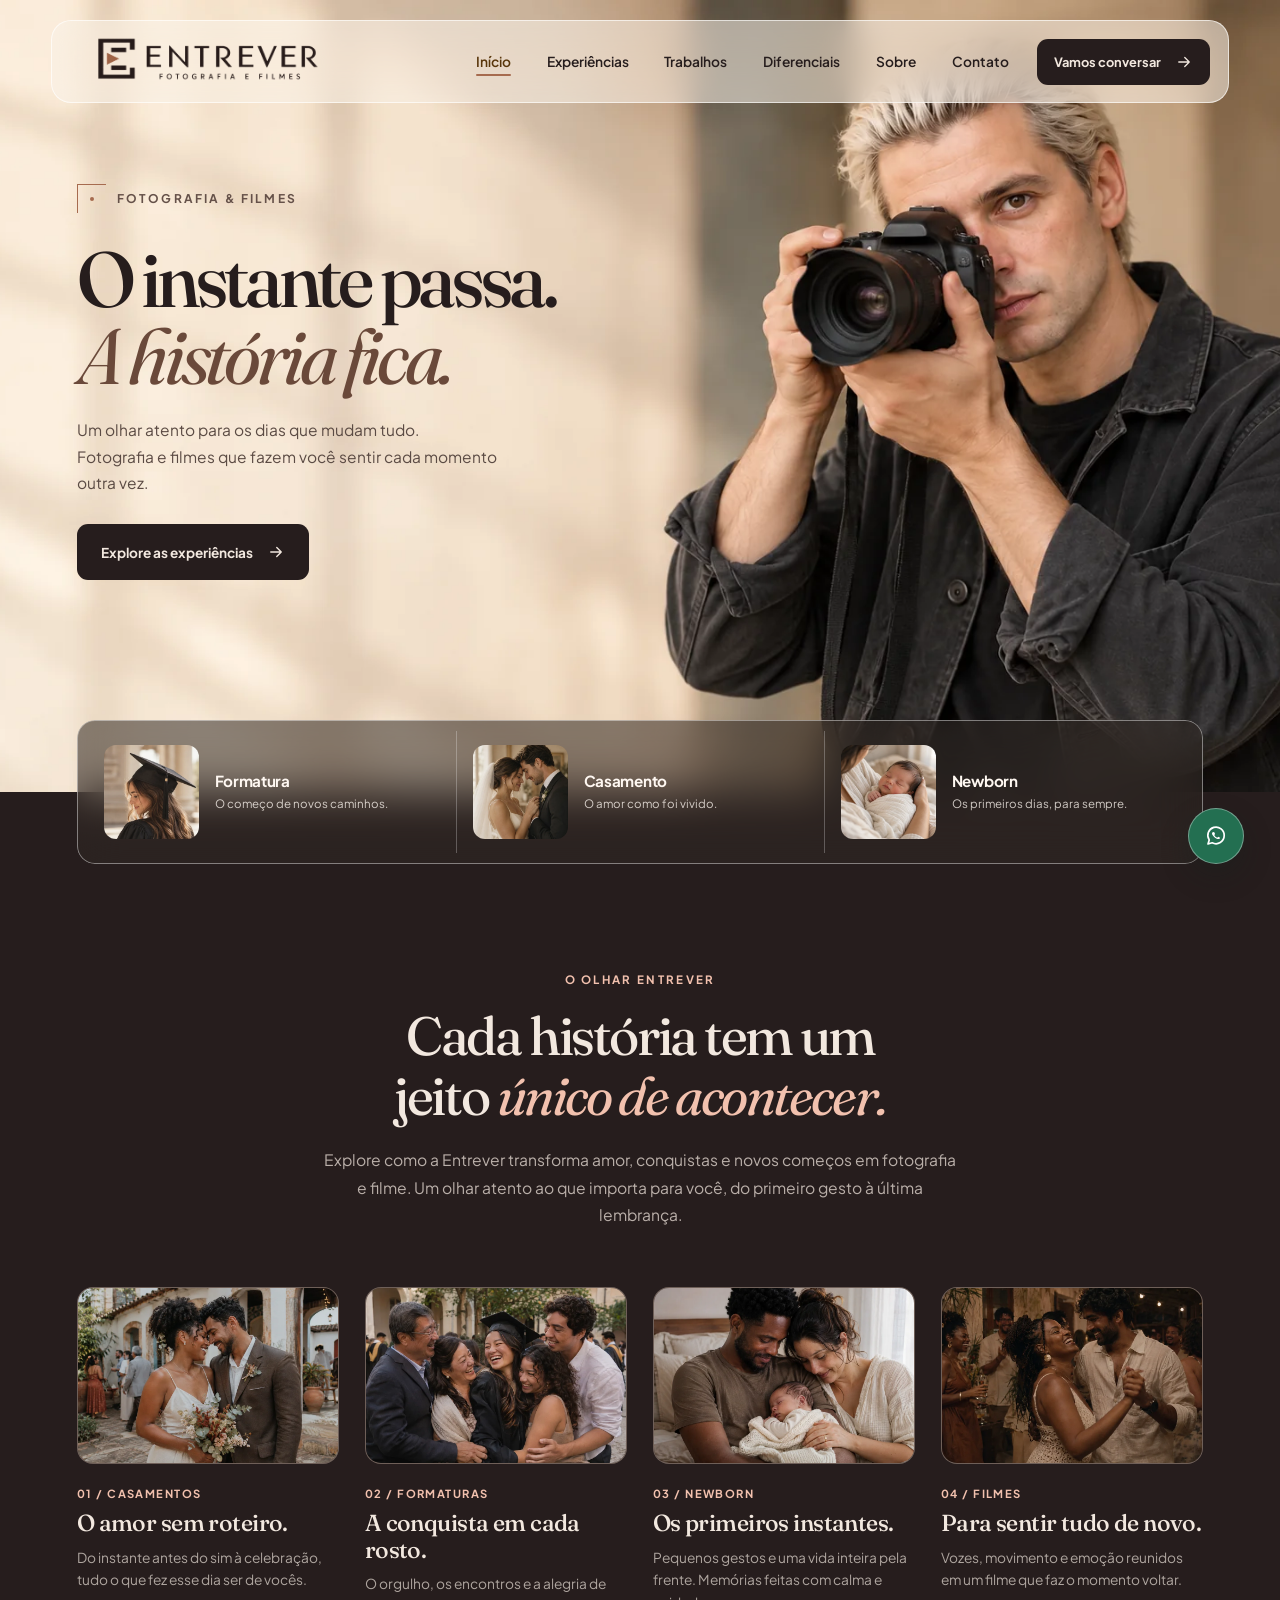
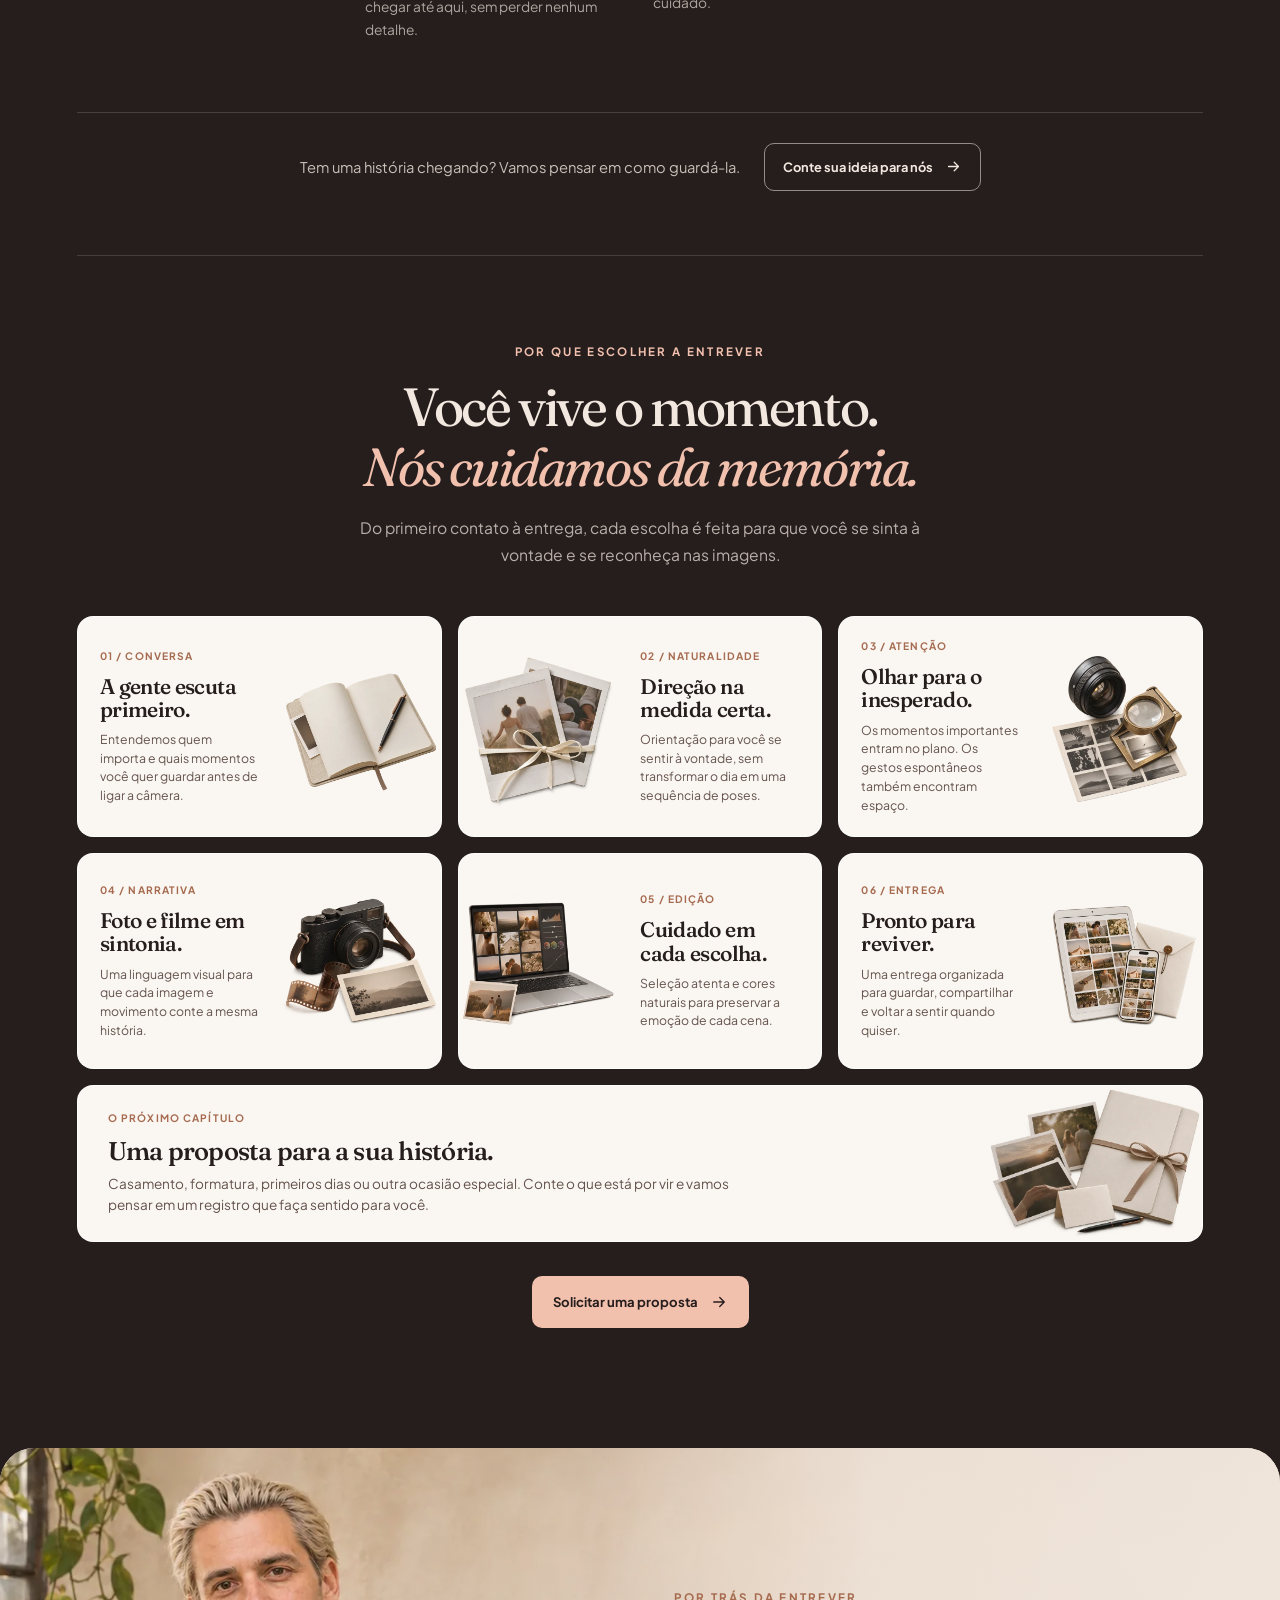
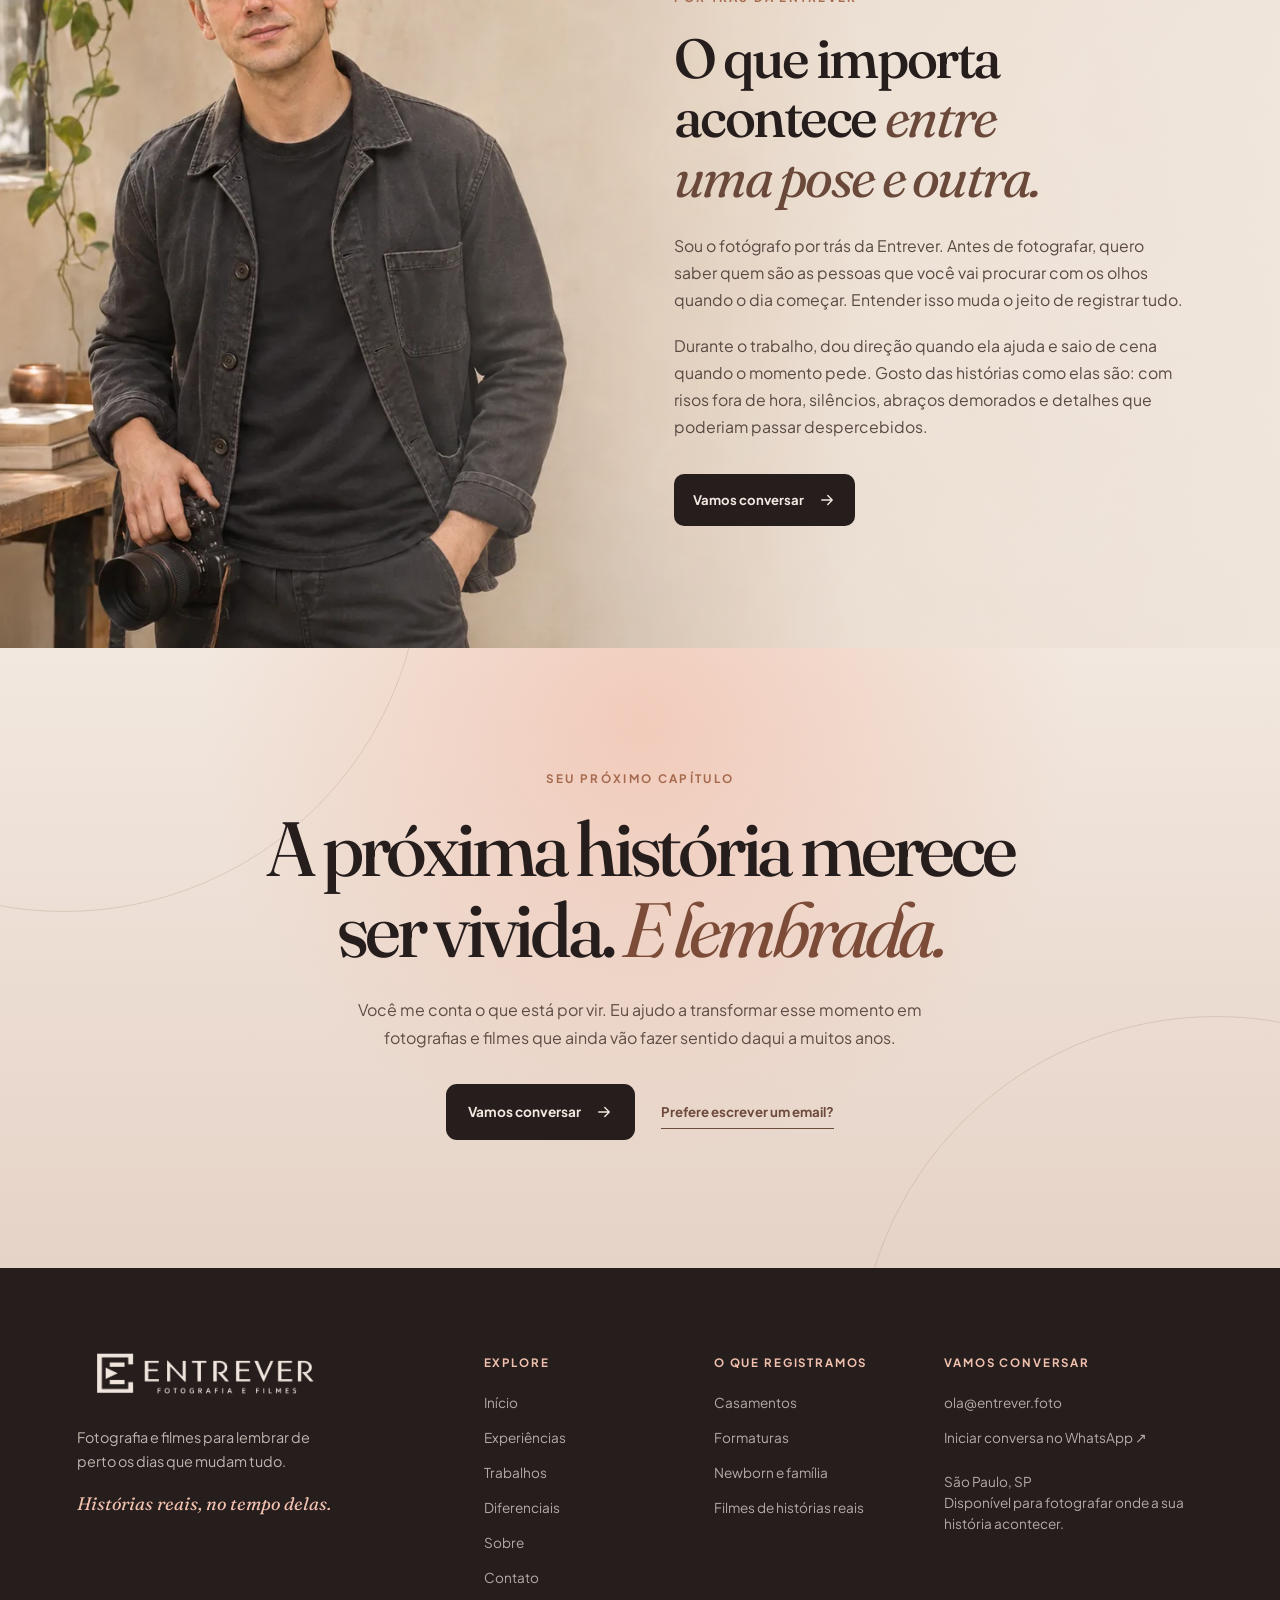
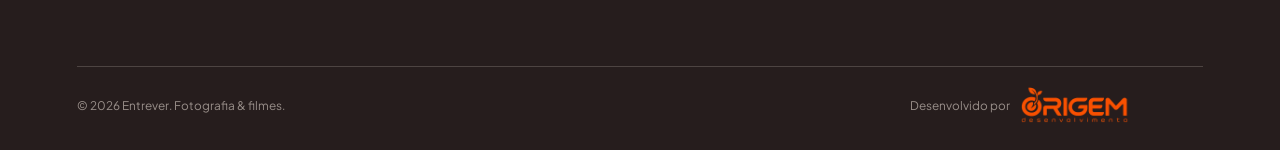
<file: site/index.html>
<!doctype html>
<html lang="pt-BR">
  <head>
    <meta charset="UTF-8" />
    <meta name="viewport" content="width=device-width, initial-scale=1" />
    <meta name="theme-color" content="#261D1D" />
    <meta
      name="description"
      content="Entrever: fotografia e filmes para lembrar de perto os dias que mudam tudo. Casamentos, formaturas e os primeiros instantes de uma nova vida."
    />
    <title>Entrever — Fotografia e filmes</title>
    <link rel="icon" href="./assets/images/favicon.webp" type="image/webp" />
    <link rel="preload" href="./assets/fonts/fraunces-latin.woff2" as="font" type="font/woff2" crossorigin />
    <link rel="preload" href="./assets/fonts/plus-jakarta-sans-latin.woff2" as="font" type="font/woff2" crossorigin />
    <link rel="preload" href="./assets/images/hero-fotografo.webp" as="image" type="image/webp" fetchpriority="high" />
    <link rel="stylesheet" href="./assets/css/styles.css" />
    <script src="./assets/js/navigation.js" defer></script>
  </head>
  <body>
    <a class="skip-link" href="#conteudo">Pular para o conteúdo</a>

    <header class="site-header">
      <nav class="nav-shell" aria-label="Navegação principal">
        <a class="brand" href="#inicio" aria-label="Entrever, voltar ao início">
          <img
            src="./assets/images/entrever-logo.webp"
            width="1100"
            height="259"
            alt="Entrever — Fotografia e filmes"
            decoding="async"
          />
        </a>

        <div class="nav-links">
          <a href="#inicio" aria-current="page">Início</a>
          <a href="#experiencias">Experiências</a>
          <a href="#trabalhos">Trabalhos</a>
          <a href="#diferenciais">Diferenciais</a>
          <a href="#sobre">Sobre</a>
          <a href="#contato">Contato</a>
          <span class="nav-indicator" aria-hidden="true"></span>
        </div>

        <a
          class="nav-cta"
          href="https://wa.me/?text=Ol%C3%A1%2C%20gostaria%20de%20conhecer%20o%20trabalho%20da%20Entrever."
          target="_blank"
          rel="noopener noreferrer"
        >
          Vamos conversar
          <svg aria-hidden="true" viewBox="0 0 24 24" fill="none">
            <path d="M5 12h14m-6-6 6 6-6 6" stroke="currentColor" stroke-width="1.7" stroke-linecap="round" stroke-linejoin="round" />
          </svg>
        </a>
      </nav>
    </header>

    <main id="conteudo">
      <section class="hero" id="inicio" aria-labelledby="hero-title">
        <div class="hero-visual" aria-hidden="true">
          <img
            src="./assets/images/hero-fotografo.webp"
            width="1774"
            height="887"
            alt=""
            fetchpriority="high"
            decoding="async"
          />
        </div>

        <div class="hero-inner">
          <div class="hero-copy">
            <p class="eyebrow"><span class="eyebrow-mark" aria-hidden="true"></span> Fotografia &amp; filmes</p>
            <h1 id="hero-title">O instante passa.<br /><em>A história fica.</em></h1>
            <p class="hero-description">
              Um olhar atento para os dias que mudam tudo. Fotografia e filmes que fazem você sentir cada momento outra vez.
            </p>
            <a class="primary-button" href="#experiencias">
              Explore as experiências
              <svg aria-hidden="true" viewBox="0 0 24 24" fill="none">
                <path d="M5 12h14m-6-6 6 6-6 6" stroke="currentColor" stroke-width="1.8" stroke-linecap="round" stroke-linejoin="round" />
              </svg>
            </a>
          </div>
        </div>

        <div class="service-grid" id="experiencias" aria-label="Tipos de fotografia">
          <article class="service-card">
            <img src="./assets/images/card-formatura.webp" width="640" height="640" alt="Formanda usando capelo preto" decoding="async" />
            <div class="service-card-copy">
              <h2>Formatura</h2>
              <p>O começo de novos caminhos.</p>
            </div>
          </article>

          <article class="service-card">
            <img src="./assets/images/card-casamento.webp" width="640" height="640" alt="Casal recém-casado em um momento íntimo" decoding="async" />
            <div class="service-card-copy">
              <h2>Casamento</h2>
              <p>O amor como foi vivido.</p>
            </div>
          </article>

          <article class="service-card">
            <img src="./assets/images/card-newborn.webp" width="640" height="640" alt="Recém-nascido nos braços de um dos pais" decoding="async" />
            <div class="service-card-copy">
              <h2>Newborn</h2>
              <p>Os primeiros dias, para sempre.</p>
            </div>
          </article>
        </div>
      </section>

      <section class="portfolio-preview" id="trabalhos" aria-labelledby="portfolio-title">
        <div class="portfolio-inner">
          <div class="portfolio-heading">
            <p class="portfolio-kicker">O olhar Entrever</p>
            <h2 id="portfolio-title">Cada história tem um jeito <em>único de acontecer.</em></h2>
            <p class="portfolio-intro">
              Explore como a Entrever transforma amor, conquistas e novos começos em fotografia e filme. Um olhar atento ao que importa para você, do primeiro gesto à última lembrança.
            </p>
          </div>

          <div class="portfolio-grid">
            <article class="portfolio-card">
              <div class="portfolio-media">
                <img src="./assets/images/trabalho-casamento.webp" width="960" height="640" alt="Casal recém-casado se abraçando em um pátio ao ar livre" loading="lazy" decoding="async" />
              </div>
              <p class="portfolio-category">01 / Casamentos</p>
              <h3>O amor sem roteiro.</h3>
              <p>Do instante antes do sim à celebração, tudo o que fez esse dia ser de vocês.</p>
            </article>

            <article class="portfolio-card">
              <div class="portfolio-media">
                <img src="./assets/images/trabalho-formatura.webp" width="960" height="640" alt="Formanda comemorando com a família no pátio da universidade" loading="lazy" decoding="async" />
              </div>
              <p class="portfolio-category">02 / Formaturas</p>
              <h3>A conquista em cada rosto.</h3>
              <p>O orgulho, os encontros e a alegria de chegar até aqui, sem perder nenhum detalhe.</p>
            </article>

            <article class="portfolio-card">
              <div class="portfolio-media">
                <img src="./assets/images/trabalho-newborn.webp" width="960" height="649" alt="Pais segurando seu recém-nascido em casa" loading="lazy" decoding="async" />
              </div>
              <p class="portfolio-category">03 / Newborn</p>
              <h3>Os primeiros instantes.</h3>
              <p>Pequenos gestos e uma vida inteira pela frente. Memórias feitas com calma e cuidado.</p>
            </article>

            <article class="portfolio-card">
              <div class="portfolio-media">
                <img src="./assets/images/trabalho-filmes.webp" width="960" height="649" alt="Casal dançando em uma celebração à noite" loading="lazy" decoding="async" />
              </div>
              <p class="portfolio-category">04 / Filmes</p>
              <h3>Para sentir tudo de novo.</h3>
              <p>Vozes, movimento e emoção reunidos em um filme que faz o momento voltar.</p>
            </article>
          </div>

          <div class="portfolio-invitation">
            <p>Tem uma história chegando? Vamos pensar em como guardá-la.</p>
            <a
              class="portfolio-cta"
              href="https://wa.me/?text=Ol%C3%A1%2C%20gostaria%20de%20conversar%20sobre%20fotografia%20ou%20filme%20com%20a%20Entrever."
              target="_blank"
              rel="noopener noreferrer"
            >
              Conte sua ideia para nós
              <svg aria-hidden="true" viewBox="0 0 24 24" fill="none">
                <path d="M5 12h14m-6-6 6 6-6 6" stroke="currentColor" stroke-width="1.8" stroke-linecap="round" stroke-linejoin="round" />
              </svg>
            </a>
          </div>
        </div>
      </section>

      <section class="advantages" id="diferenciais" aria-labelledby="advantages-title">
        <div class="advantages-inner">
          <div class="advantages-heading">
            <p class="advantages-kicker">Por que escolher a Entrever</p>
            <h2 id="advantages-title">Você vive o momento. <em>Nós cuidamos da memória.</em></h2>
            <p>Do primeiro contato à entrega, cada escolha é feita para que você se sinta à vontade e se reconheça nas imagens.</p>
          </div>

          <div class="advantages-grid">
            <article class="advantage-card">
              <div class="advantage-copy">
                <span class="advantage-number">01 / Conversa</span>
                <h3>A gente escuta primeiro.</h3>
                <p>Entendemos quem importa e quais momentos você quer guardar antes de ligar a câmera.</p>
              </div>
              <div class="advantage-media"><img src="./assets/images/vantagem-conversa.webp" width="600" height="577" alt="" loading="lazy" decoding="async" /></div>
            </article>

            <article class="advantage-card advantage-card--image-left">
              <div class="advantage-copy">
                <span class="advantage-number">02 / Naturalidade</span>
                <h3>Direção na medida certa.</h3>
                <p>Orientação para você se sentir à vontade, sem transformar o dia em uma sequência de poses.</p>
              </div>
              <div class="advantage-media"><img src="./assets/images/vantagem-naturalidade.webp" width="600" height="600" alt="" loading="lazy" decoding="async" /></div>
            </article>

            <article class="advantage-card">
              <div class="advantage-copy">
                <span class="advantage-number">03 / Atenção</span>
                <h3>Olhar para o inesperado.</h3>
                <p>Os momentos importantes entram no plano. Os gestos espontâneos também encontram espaço.</p>
              </div>
              <div class="advantage-media"><img src="./assets/images/vantagem-atencao.webp" width="600" height="600" alt="" loading="lazy" decoding="async" /></div>
            </article>

            <article class="advantage-card">
              <div class="advantage-copy">
                <span class="advantage-number">04 / Narrativa</span>
                <h3>Foto e filme em sintonia.</h3>
                <p>Uma linguagem visual para que cada imagem e movimento conte a mesma história.</p>
              </div>
              <div class="advantage-media"><img src="./assets/images/vantagem-narrativa.webp" width="600" height="600" alt="" loading="lazy" decoding="async" /></div>
            </article>

            <article class="advantage-card advantage-card--image-left">
              <div class="advantage-copy">
                <span class="advantage-number">05 / Edição</span>
                <h3>Cuidado em cada escolha.</h3>
                <p>Seleção atenta e cores naturais para preservar a emoção de cada cena.</p>
              </div>
              <div class="advantage-media"><img src="./assets/images/vantagem-edicao.webp" width="600" height="600" alt="" loading="lazy" decoding="async" /></div>
            </article>

            <article class="advantage-card">
              <div class="advantage-copy">
                <span class="advantage-number">06 / Entrega</span>
                <h3>Pronto para reviver.</h3>
                <p>Uma entrega organizada para guardar, compartilhar e voltar a sentir quando quiser.</p>
              </div>
              <div class="advantage-media"><img src="./assets/images/vantagem-entrega.webp" width="600" height="600" alt="" loading="lazy" decoding="async" /></div>
            </article>

            <article class="advantage-card advantage-card--wide">
              <div class="advantage-copy">
                <span class="advantage-number">O próximo capítulo</span>
                <h3>Uma proposta para a sua história.</h3>
                <p>Casamento, formatura, primeiros dias ou outra ocasião especial. Conte o que está por vir e vamos pensar em um registro que faça sentido para você.</p>
              </div>
              <div class="advantage-media"><img src="./assets/images/vantagem-proposta.webp" width="1000" height="512" alt="" loading="lazy" decoding="async" /></div>
            </article>
          </div>

          <a
            class="advantages-cta"
            href="https://wa.me/?text=Ol%C3%A1%2C%20gostaria%20de%20receber%20uma%20proposta%20de%20fotografia%20ou%20filme%20da%20Entrever."
            target="_blank"
            rel="noopener noreferrer"
          >
            Solicitar uma proposta
            <svg aria-hidden="true" viewBox="0 0 24 24" fill="none">
              <path d="M5 12h14m-6-6 6 6-6 6" stroke="currentColor" stroke-width="1.8" stroke-linecap="round" stroke-linejoin="round" />
            </svg>
          </a>
        </div>
      </section>

      <section class="about" id="sobre" aria-labelledby="about-title">
        <div class="about-visual" aria-hidden="true">
          <img src="./assets/images/sobre-fotografo.webp" width="1672" height="941" alt="" loading="lazy" decoding="async" />
        </div>
        <div class="about-inner">
          <div class="about-copy">
            <p class="about-kicker">Por trás da Entrever</p>
            <h2 id="about-title">O que importa acontece <em>entre uma pose e outra.</em></h2>
            <p>Sou o fotógrafo por trás da Entrever. Antes de fotografar, quero saber quem são as pessoas que você vai procurar com os olhos quando o dia começar. Entender isso muda o jeito de registrar tudo.</p>
            <p>Durante o trabalho, dou direção quando ela ajuda e saio de cena quando o momento pede. Gosto das histórias como elas são: com risos fora de hora, silêncios, abraços demorados e detalhes que poderiam passar despercebidos.</p>
            <a
              class="about-cta"
              href="https://wa.me/?text=Ol%C3%A1%2C%20gostaria%20de%20conversar%20sobre%20a%20minha%20hist%C3%B3ria%20com%20a%20Entrever."
              target="_blank"
              rel="noopener noreferrer"
            >
              Vamos conversar
              <svg aria-hidden="true" viewBox="0 0 24 24" fill="none">
                <path d="M5 12h14m-6-6 6 6-6 6" stroke="currentColor" stroke-width="1.8" stroke-linecap="round" stroke-linejoin="round" />
              </svg>
            </a>
          </div>
        </div>
      </section>

      <section class="invitation" id="contato" aria-labelledby="invitation-title">
        <div class="invitation-inner">
          <p class="invitation-kicker">Seu próximo capítulo</p>
          <h2 id="invitation-title">A próxima história merece ser vivida. <em>E lembrada.</em></h2>
          <p class="invitation-description">Você me conta o que está por vir. Eu ajudo a transformar esse momento em fotografias e filmes que ainda vão fazer sentido daqui a muitos anos.</p>
          <div class="invitation-actions">
            <a class="invitation-primary" href="https://wa.me/?text=Ol%C3%A1%2C%20quero%20conversar%20sobre%20um%20registro%20com%20a%20Entrever." target="_blank" rel="noopener noreferrer">
              Vamos conversar
              <svg aria-hidden="true" viewBox="0 0 24 24" fill="none"><path d="M5 12h14m-6-6 6 6-6 6" stroke="currentColor" stroke-width="1.8" stroke-linecap="round" stroke-linejoin="round" /></svg>
            </a>
            <a class="invitation-secondary" href="mailto:ola@entrever.foto?subject=Minha%20hist%C3%B3ria%20com%20a%20Entrever">Prefere escrever um email?</a>
          </div>
        </div>
      </section>
    </main>

    <footer class="site-footer">
      <div class="footer-main">
        <div class="footer-brand">
          <a href="#inicio" aria-label="Entrever, voltar ao início"><img src="./assets/images/entrever-logo-clara.webp" width="1100" height="259" alt="Entrever — Fotografia e filmes" loading="lazy" decoding="async" /></a>
          <p>Fotografia e filmes para lembrar de perto os dias que mudam tudo.</p>
          <span>Histórias reais, no tempo delas.</span>
        </div>
        <div class="footer-column">
          <h2>Explore</h2>
          <nav aria-label="Navegação do rodapé">
            <a href="#inicio">Início</a>
            <a href="#experiencias">Experiências</a>
            <a href="#trabalhos">Trabalhos</a>
            <a href="#diferenciais">Diferenciais</a>
            <a href="#sobre">Sobre</a>
            <a href="#contato">Contato</a>
          </nav>
        </div>
        <div class="footer-column">
          <h2>O que registramos</h2>
          <ul>
            <li>Casamentos</li>
            <li>Formaturas</li>
            <li>Newborn e família</li>
            <li>Filmes de histórias reais</li>
          </ul>
        </div>
        <div class="footer-column footer-contact">
          <h2>Vamos conversar</h2>
          <a href="mailto:ola@entrever.foto">ola@entrever.foto</a>
          <a href="https://wa.me/?text=Ol%C3%A1%2C%20gostaria%20de%20conhecer%20o%20trabalho%20da%20Entrever." target="_blank" rel="noopener noreferrer">Iniciar conversa no WhatsApp ↗</a>
          <p>São Paulo, SP<br />Disponível para fotografar onde a sua história acontecer.</p>
        </div>
      </div>
      <div class="footer-bottom">
        <span>© <span id="footer-year">2026</span> Entrever. Fotografia &amp; filmes.</span>
        <a class="footer-credit" href="https://www.origemdev.com.br/" target="_blank" rel="noopener noreferrer" aria-label="Desenvolvido por origemdev, abrir site em nova aba">
          <span>Desenvolvido por</span>
          <img src="./assets/images/origemdev-logo.webp" width="480" height="160" alt="origemdev" loading="lazy" decoding="async" />
        </a>
      </div>
    </footer>

    <a
      class="whatsapp-button"
      href="https://wa.me/?text=Ol%C3%A1%2C%20gostaria%20de%20conhecer%20o%20trabalho%20da%20Entrever."
      target="_blank"
      rel="noopener noreferrer"
      aria-label="Abrir WhatsApp para falar sobre fotografia"
    >
      <svg aria-hidden="true" viewBox="0 0 24 24" fill="none">
        <path d="M20.2 11.6a8.2 8.2 0 0 1-12 7.2L4 20l1.2-4.1a8.2 8.2 0 1 1 15-4.3Z" stroke="currentColor" stroke-width="1.7" stroke-linecap="round" stroke-linejoin="round" />
        <path d="M8.6 8.2c-.3.3-.6.8-.6 1.4 0 1.6 2.5 4.3 4.7 5.2 1.3.5 2.4.4 3.1-.3l.4-.7-2.1-1-.8.9c-1.3-.5-2.4-1.5-3-2.8l.8-.8-1-2.1-1.5.2Z" fill="currentColor" />
      </svg>
      <span>WhatsApp</span>
    </a>
  </body>
</html>
</file>
<file: site/assets/css/styles.css>
@font-face {
  font-family: "Fraunces";
  src: url("../fonts/fraunces-latin.woff2") format("woff2");
  font-style: normal;
  font-weight: 400 700;
  font-display: swap;
}

@font-face {
  font-family: "Fraunces";
  src: url("../fonts/fraunces-italic-latin.woff2") format("woff2");
  font-style: italic;
  font-weight: 400 700;
  font-display: swap;
}

@font-face {
  font-family: "Plus Jakarta Sans";
  src: url("../fonts/plus-jakarta-sans-latin.woff2") format("woff2");
  font-style: normal;
  font-weight: 400 700;
  font-display: swap;
}

/* Tokens da marca e estilos globais */
:root {
  color-scheme: light;
  --ink: #261d1d;
  --espresso: #59360b;
  --taupe: #8c735d;
  --cream: #f2e8df;
  --peach: #f2c1ae;
  --copper: #a66b4f;
  --font-display: "Fraunces", Georgia, serif;
  --font-body: "Plus Jakarta Sans", Arial, sans-serif;
}

*,
*::before,
*::after {
  box-sizing: border-box;
}

html {
  scroll-behavior: smooth;
}

body {
  margin: 0;
  background: var(--ink);
  color: var(--ink);
  font-family: var(--font-body);
  -webkit-font-smoothing: antialiased;
}

img,
svg {
  display: block;
}

img {
  max-width: 100%;
}

a {
  color: inherit;
  text-decoration: none;
}

a:focus-visible {
  outline: 3px solid var(--copper);
  outline-offset: 4px;
}

.skip-link {
  position: fixed;
  z-index: 100;
  top: 12px;
  left: 12px;
  padding: 10px 16px;
  transform: translateY(-150%);
  border-radius: 8px;
  background: var(--cream);
  font-weight: 700;
}

.skip-link:focus {
  transform: translateY(0);
}

/* Header e navegação */
.site-header {
  position: fixed;
  z-index: 20;
  top: 20px;
  left: 0;
  width: 100%;
  padding-inline: clamp(18px, 4vw, 64px);
}

.nav-shell {
  display: flex;
  align-items: center;
  justify-content: space-between;
  gap: 28px;
  width: 100%;
  min-height: 80px;
  padding: 12px 18px 12px 26px;
  border: 1px solid rgba(255, 255, 255, 0.63);
  border-radius: 20px;
  background: rgba(248, 242, 236, 0.55);
  box-shadow: none;
  -webkit-backdrop-filter: blur(18px) saturate(125%);
  backdrop-filter: blur(18px) saturate(125%);
}

.brand {
  display: inline-flex;
  align-items: center;
  flex: 0 0 auto;
  width: clamp(202px, 19vw, 278px);
}

.brand img {
  width: 100%;
  height: auto;
}

.nav-links {
  position: relative;
  display: flex;
  align-items: center;
  gap: clamp(20px, 2.8vw, 42px);
  margin-left: auto;
  font-size: 0.86rem;
  font-weight: 600;
}

.nav-links a {
  position: relative;
  padding-block: 8px;
  transition: color 180ms ease;
}

.nav-links a:hover,
.nav-links a[aria-current="page"] {
  color: var(--espresso);
}

.nav-links a[aria-current="page"]::after {
  position: absolute;
  right: 0;
  bottom: 2px;
  left: 0;
  height: 2px;
  background: var(--copper);
  content: "";
}

.nav-links.is-enhanced a[aria-current="page"]::after {
  display: none;
}

.nav-indicator {
  position: absolute;
  bottom: 2px;
  left: 0;
  width: var(--indicator-width, 0px);
  height: 2px;
  transform: translateX(var(--indicator-x, 0px));
  border-radius: 2px;
  background: var(--copper);
  opacity: 0;
  pointer-events: none;
  transition: transform 340ms cubic-bezier(0.22, 1, 0.36, 1), width 340ms cubic-bezier(0.22, 1, 0.36, 1), opacity 160ms ease;
}

.nav-links.is-enhanced .nav-indicator {
  opacity: 1;
}

.nav-cta,
.primary-button {
  display: inline-flex;
  align-items: center;
  justify-content: center;
  gap: 14px;
  border-radius: 11px;
  background: var(--ink);
  color: var(--cream);
  font-weight: 700;
  transition: transform 180ms ease, background-color 180ms ease, box-shadow 180ms ease;
}

.nav-cta:hover,
.primary-button:hover {
  transform: translateY(-2px);
  background: #3b2b29;
  box-shadow: 0 9px 22px rgba(38, 29, 29, 0.17);
}

.nav-cta {
  flex: 0 0 auto;
  min-height: 46px;
  padding: 11px 17px;
  font-size: 0.8rem;
}

.nav-cta svg,
.primary-button svg {
  width: 18px;
  height: 18px;
}

/* Primeira dobra e experiências */
.hero {
  position: relative;
  min-height: 720px;
  height: min(800px, 88svh);
  isolation: isolate;
  background: var(--cream);
}

.hero-visual {
  position: absolute;
  z-index: -2;
  inset: 0;
  overflow: hidden;
}

.hero-visual img {
  width: 100%;
  height: 100%;
  object-fit: cover;
  object-position: center center;
}

.hero-inner {
  display: flex;
  align-items: center;
  width: min(100% - 2 * clamp(24px, 6vw, 104px), 1300px);
  height: 100%;
  margin-inline: auto;
  padding-top: 64px;
  padding-bottom: 60px;
}

.hero-copy {
  width: min(100%, 650px);
  padding-bottom: 32px;
}

.eyebrow {
  display: flex;
  align-items: center;
  gap: 11px;
  margin: 0 0 28px;
  color: #655149;
  font-size: 0.75rem;
  font-weight: 700;
  letter-spacing: 0.18em;
  text-transform: uppercase;
}

.eyebrow-mark {
  position: relative;
  display: inline-block;
  width: 29px;
  height: 29px;
  border-top: 1.5px solid var(--copper);
  border-left: 1.5px solid var(--copper);
}

.eyebrow-mark::after {
  position: absolute;
  top: 12px;
  left: 12px;
  width: 4px;
  height: 4px;
  border-radius: 50%;
  background: var(--copper);
  content: "";
}

h1,
h2,
p {
  margin-top: 0;
}

.hero h1 {
  margin-bottom: 22px;
  font-family: var(--font-display);
  font-size: clamp(3.7rem, 6.1vw, 6.25rem);
  font-weight: 500;
  line-height: 0.99;
  letter-spacing: -0.055em;
  text-wrap: balance;
}

.hero h1 em {
  color: #6a493a;
  font-weight: 400;
}

.hero-description {
  max-width: 420px;
  margin-bottom: 28px;
  color: #5b4b44;
  font-size: clamp(0.97rem, 1.2vw, 1.08rem);
  line-height: 1.7;
}

.primary-button {
  min-height: 56px;
  padding: 15px 24px;
  font-size: 0.85rem;
}

.service-grid {
  position: absolute;
  z-index: 5;
  right: clamp(24px, 6vw, 104px);
  bottom: -72px;
  left: clamp(24px, 6vw, 104px);
  display: grid;
  grid-template-columns: repeat(3, minmax(0, 1fr));
  gap: 0;
  overflow: hidden;
  width: min(calc(100% - 2 * clamp(24px, 6vw, 104px)), 1300px);
  margin-inline: auto;
  padding: 10px;
  border: 1px solid rgba(255, 255, 255, 0.42);
  border-radius: 18px;
  clip-path: inset(0 round 18px);
  background: rgba(49, 40, 38, 0.55);
  color: #fff8f2;
  scroll-margin-top: 125px;
  -webkit-backdrop-filter: blur(22px) saturate(120%);
  backdrop-filter: blur(22px) saturate(120%);
}

.service-card {
  display: flex;
  align-items: center;
  gap: 16px;
  min-width: 0;
  min-height: 122px;
  padding: 8px 16px;
}

.service-card + .service-card {
  border-left: 1px solid rgba(255, 255, 255, 0.26);
}

.service-card img {
  flex: 0 0 auto;
  width: clamp(74px, 7.4vw, 102px);
  height: clamp(74px, 7.4vw, 102px);
  border-radius: 12px;
  object-fit: cover;
}

.service-card-copy {
  min-width: 0;
}

.service-card h2 {
  margin-bottom: 5px;
  font-size: clamp(0.95rem, 1.12vw, 1.14rem);
  font-weight: 700;
  letter-spacing: -0.02em;
}

.service-card p {
  margin-bottom: 0;
  color: rgba(255, 248, 242, 0.78);
  font-size: clamp(0.72rem, 0.85vw, 0.83rem);
  line-height: 1.5;
}

/* Trabalhos */
.portfolio-preview {
  padding: 180px clamp(24px, 6vw, 104px) 64px;
  background: var(--ink);
  color: var(--cream);
  scroll-margin-top: 110px;
}

.portfolio-inner {
  width: min(100%, 1300px);
  margin-inline: auto;
}

.portfolio-heading {
  max-width: 760px;
  margin: 0 auto 58px;
  text-align: center;
}

.portfolio-kicker {
  margin-bottom: 19px;
  color: var(--peach);
  font-size: 0.72rem;
  font-weight: 700;
  letter-spacing: 0.2em;
  text-transform: uppercase;
}

.portfolio-heading h2 {
  margin-bottom: 20px;
  font-family: var(--font-display);
  font-size: clamp(2.8rem, 4.2vw, 4.8rem);
  font-weight: 450;
  line-height: 1.12;
  letter-spacing: -0.045em;
  text-wrap: balance;
}

.portfolio-heading h2 em {
  color: var(--peach);
  font-weight: 400;
}

.portfolio-intro {
  max-width: 640px;
  margin: 0 auto;
  color: rgba(242, 232, 223, 0.72);
  font-size: 0.98rem;
  line-height: 1.75;
}

.portfolio-grid {
  display: grid;
  grid-template-columns: repeat(4, minmax(0, 1fr));
  gap: clamp(16px, 2vw, 30px);
}

.portfolio-card {
  min-width: 0;
}

.portfolio-media {
  overflow: hidden;
  aspect-ratio: 1.48;
  margin-bottom: 22px;
  border: 1px solid rgba(242, 232, 223, 0.18);
  border-radius: 16px;
  background: #50413b;
}

.portfolio-media img {
  width: 100%;
  height: 100%;
  object-fit: cover;
}

.portfolio-category {
  margin-bottom: 10px;
  color: var(--peach);
  font-size: 0.7rem;
  font-weight: 700;
  letter-spacing: 0.13em;
  text-transform: uppercase;
}

.portfolio-card h3 {
  margin: 0 0 10px;
  font-family: var(--font-display);
  font-size: clamp(1.45rem, 1.8vw, 1.9rem);
  font-weight: 500;
  line-height: 1.15;
  letter-spacing: -0.025em;
}

.portfolio-card > p:last-child {
  margin-bottom: 0;
  color: rgba(242, 232, 223, 0.67);
  font-size: 0.86rem;
  line-height: 1.65;
}

.portfolio-invitation {
  display: flex;
  align-items: center;
  justify-content: center;
  gap: 24px;
  margin-top: 70px;
  padding-top: 30px;
  border-top: 1px solid rgba(242, 232, 223, 0.17);
}

.portfolio-invitation p {
  margin: 0;
  color: rgba(242, 232, 223, 0.8);
  font-size: 0.92rem;
}

.portfolio-cta {
  display: inline-flex;
  align-items: center;
  justify-content: center;
  gap: 12px;
  min-height: 48px;
  padding: 11px 18px;
  border: 1px solid rgba(242, 232, 223, 0.55);
  border-radius: 10px;
  color: var(--cream);
  font-size: 0.8rem;
  font-weight: 700;
  transition: background-color 180ms ease, color 180ms ease;
}

.portfolio-cta:hover {
  background: var(--cream);
  color: var(--ink);
}

.portfolio-cta svg {
  width: 17px;
  height: 17px;
}

/* Diferenciais */
.advantages {
  padding: 0 clamp(24px, 6vw, 104px) 120px;
  background: var(--ink);
  color: var(--cream);
  scroll-margin-top: 110px;
}

.advantages-inner {
  width: min(100%, 1300px);
  margin-inline: auto;
  padding-top: 88px;
  border-top: 1px solid rgba(242, 232, 223, 0.16);
}

.advantages-heading {
  max-width: 760px;
  margin: 0 auto 48px;
  text-align: center;
}

.advantages-kicker {
  margin-bottom: 18px;
  color: var(--peach);
  font-size: 0.72rem;
  font-weight: 700;
  letter-spacing: 0.2em;
  text-transform: uppercase;
}

.advantages-heading h2 {
  margin-bottom: 18px;
  font-family: var(--font-display);
  font-size: clamp(2.8rem, 4.2vw, 4.8rem);
  font-weight: 450;
  line-height: 1.12;
  letter-spacing: -0.045em;
  text-wrap: balance;
}

.advantages-heading h2 em {
  color: var(--peach);
  font-weight: 400;
}

.advantages-heading > p:last-child {
  max-width: 620px;
  margin: 0 auto;
  color: rgba(242, 232, 223, 0.72);
  font-size: 0.98rem;
  line-height: 1.7;
}

.advantages-grid {
  display: grid;
  grid-template-columns: repeat(3, minmax(0, 1fr));
  gap: 16px;
}

.advantage-card {
  display: grid;
  grid-template-columns: minmax(0, 1.12fr) minmax(0, 0.88fr);
  min-width: 0;
  min-height: 216px;
  overflow: hidden;
  border: 1px solid rgba(255, 255, 255, 0.72);
  border-radius: 16px;
  background: #faf7f3;
  color: var(--ink);
}

.advantage-card--image-left {
  grid-template-columns: minmax(0, 0.88fr) minmax(0, 1.12fr);
}

.advantage-copy {
  display: flex;
  flex-direction: column;
  justify-content: center;
  min-width: 0;
  padding: 22px;
}

.advantage-number {
  display: block;
  margin-bottom: 13px;
  color: var(--copper);
  font-size: 0.64rem;
  font-weight: 700;
  letter-spacing: 0.11em;
  text-transform: uppercase;
}

.advantage-card h3 {
  margin: 0 0 9px;
  font-family: var(--font-display);
  font-size: clamp(1.25rem, 1.65vw, 1.7rem);
  font-weight: 550;
  line-height: 1.1;
  letter-spacing: -0.03em;
}

.advantage-card p {
  margin: 0;
  color: #64524c;
  font-size: 0.77rem;
  line-height: 1.52;
}

.advantage-media {
  position: relative;
  min-width: 0;
  min-height: 0;
  overflow: visible;
}

.advantage-media img {
  position: absolute;
  right: 0;
  bottom: 0;
  width: 100%;
  height: 100%;
  object-fit: contain;
}

.advantage-card--image-left .advantage-media {
  order: -1;
}

.advantage-card--image-left .advantage-media img {
  right: auto;
  left: 0;
}

.advantage-card--wide {
  grid-column: 1 / -1;
  grid-template-columns: minmax(0, 1.9fr) minmax(0, 1fr);
  min-height: 156px;
}

.advantage-card--wide .advantage-copy {
  padding: 25px 30px;
}

.advantage-card--wide h3 {
  font-size: clamp(1.55rem, 2vw, 2.1rem);
}

.advantage-card--wide p {
  max-width: 630px;
  font-size: 0.85rem;
}

.advantage-card--wide .advantage-media img {
  right: 0;
  bottom: 0;
  width: 100%;
  height: 100%;
  object-position: right center;
}

.advantages-cta {
  display: flex;
  align-items: center;
  justify-content: center;
  gap: 12px;
  width: max-content;
  min-height: 52px;
  margin: 34px auto 0;
  padding: 13px 21px;
  border-radius: 10px;
  background: var(--peach);
  color: var(--ink);
  font-size: 0.82rem;
  font-weight: 700;
  transition: background-color 180ms ease, transform 180ms ease;
}

.advantages-cta:hover {
  transform: translateY(-2px);
  background: var(--cream);
}

.advantages-cta svg {
  width: 18px;
  height: 18px;
}

/* Sobre */
.about {
  position: relative;
  min-height: 710px;
  height: min(800px, 90svh);
  overflow: hidden;
  isolation: isolate;
  border-radius: 34px 34px 0 0;
  background: var(--cream);
  scroll-margin-top: 110px;
}

.about::after {
  position: absolute;
  z-index: -1;
  inset: 0;
  background: linear-gradient(90deg, transparent 26%, rgba(242, 232, 223, 0.2) 46%, rgba(242, 232, 223, 0.8) 68%, rgba(242, 232, 223, 0.94) 100%);
  content: "";
}

.about-visual {
  position: absolute;
  z-index: -2;
  inset: 0;
}

.about-visual img {
  width: 100%;
  height: 100%;
  object-fit: cover;
  object-position: center 42%;
}

.about-inner {
  display: flex;
  align-items: center;
  justify-content: flex-end;
  width: min(calc(100% - 2 * clamp(24px, 6vw, 104px)), 1300px);
  height: 100%;
  margin-inline: auto;
  padding-block: 90px 70px;
}

.about-copy {
  width: min(47%, 560px);
}

.about-kicker {
  margin-bottom: 24px;
  color: var(--copper);
  font-size: 0.73rem;
  font-weight: 700;
  letter-spacing: 0.19em;
  text-transform: uppercase;
}

.about h2 {
  margin-bottom: 26px;
  font-family: var(--font-display);
  font-size: clamp(3rem, 4.3vw, 5rem);
  font-weight: 500;
  line-height: 1.08;
  letter-spacing: -0.045em;
  text-wrap: balance;
}

.about h2 em {
  color: #6a493a;
  font-weight: 400;
}

.about-copy > p:not(.about-kicker) {
  max-width: 510px;
  margin-bottom: 18px;
  color: #594943;
  font-size: 0.99rem;
  line-height: 1.72;
}

.about-cta {
  display: inline-flex;
  align-items: center;
  justify-content: center;
  gap: 14px;
  min-height: 52px;
  margin-top: 14px;
  padding: 13px 19px;
  border-radius: 10px;
  background: var(--ink);
  color: var(--cream);
  font-size: 0.82rem;
  font-weight: 700;
  transition: transform 180ms ease, background-color 180ms ease;
}

.about-cta:hover {
  transform: translateY(-2px);
  background: #3b2b29;
}

.about-cta svg {
  width: 18px;
  height: 18px;
}

/* Convite final */
.invitation {
  position: relative;
  display: grid;
  place-items: center;
  min-height: 620px;
  overflow: hidden;
  padding: 115px 24px 120px;
  background: radial-gradient(circle at 50% 12%, rgba(242, 193, 174, 0.72), transparent 52%), linear-gradient(180deg, var(--cream), #e6d3c7);
  text-align: center;
  scroll-margin-top: 110px;
}

.invitation::before,
.invitation::after {
  position: absolute;
  width: min(56vw, 740px);
  height: min(56vw, 740px);
  border: 1px solid rgba(89, 54, 11, 0.13);
  border-radius: 50%;
  content: "";
  pointer-events: none;
}

.invitation::before {
  top: -73%;
  left: -23%;
}

.invitation::after {
  right: -23%;
  bottom: -75%;
}

.invitation-inner {
  position: relative;
  z-index: 1;
  width: min(100%, 820px);
}

.invitation-kicker {
  margin-bottom: 22px;
  color: var(--copper);
  font-size: 0.73rem;
  font-weight: 700;
  letter-spacing: 0.2em;
  text-transform: uppercase;
}

.invitation h2 {
  margin-bottom: 25px;
  font-family: var(--font-display);
  font-size: clamp(3.3rem, 6vw, 6.3rem);
  font-weight: 480;
  line-height: 1.06;
  letter-spacing: -0.055em;
  text-wrap: balance;
}

.invitation h2 em {
  color: #7c4c38;
  font-weight: 400;
}

.invitation-description {
  max-width: 580px;
  margin: 0 auto 32px;
  color: #5f4d45;
  font-size: 1rem;
  line-height: 1.75;
}

.invitation-actions {
  display: flex;
  align-items: center;
  justify-content: center;
  flex-wrap: wrap;
  gap: 19px 26px;
}

.invitation-primary {
  display: inline-flex;
  align-items: center;
  justify-content: center;
  gap: 14px;
  min-height: 56px;
  padding: 14px 22px;
  border-radius: 11px;
  background: var(--ink);
  color: var(--cream);
  font-size: 0.85rem;
  font-weight: 700;
  transition: transform 180ms ease, background-color 180ms ease;
}

.invitation-primary:hover {
  transform: translateY(-2px);
  background: #3b2b29;
}

.invitation-primary svg {
  width: 18px;
  height: 18px;
}

.invitation-secondary {
  padding-block: 8px;
  border-bottom: 1px solid currentColor;
  color: #6e4a3d;
  font-size: 0.83rem;
  font-weight: 700;
}

/* Rodapé */
.site-footer {
  padding: 80px clamp(24px, 6vw, 104px) 26px;
  background: var(--ink);
  color: var(--cream);
}

.footer-main,
.footer-bottom {
  width: min(100%, 1300px);
  margin-inline: auto;
}

.footer-main {
  display: grid;
  grid-template-columns: minmax(230px, 1.55fr) repeat(2, minmax(140px, 0.8fr)) minmax(220px, 1.1fr);
  gap: 42px;
  padding-bottom: 78px;
}

.footer-brand a {
  display: block;
  width: min(100%, 240px);
  margin-bottom: 22px;
}

.footer-brand img {
  width: 100%;
  height: auto;
}

.footer-brand p {
  max-width: 265px;
  margin-bottom: 18px;
  color: rgba(242, 232, 223, 0.75);
  font-size: 0.9rem;
  line-height: 1.65;
}

.footer-brand > span {
  color: var(--peach);
  font-family: var(--font-display);
  font-size: 1.13rem;
  font-style: italic;
}

.footer-column h2 {
  margin: 7px 0 22px;
  color: var(--peach);
  font-size: 0.72rem;
  font-weight: 700;
  letter-spacing: 0.16em;
  text-transform: uppercase;
}

.footer-column nav,
.footer-column ul {
  display: grid;
  gap: 14px;
  margin: 0;
  padding: 0;
  list-style: none;
}

.footer-column a,
.footer-column li,
.footer-column p {
  color: rgba(242, 232, 223, 0.7);
  font-size: 0.85rem;
  line-height: 1.55;
}

.footer-column a:hover {
  color: var(--peach);
}

.footer-contact {
  display: flex;
  flex-direction: column;
  align-items: flex-start;
  gap: 14px;
}

.footer-contact h2 {
  margin-bottom: 8px;
}

.footer-contact p {
  margin: 9px 0 0;
}

.footer-bottom {
  display: flex;
  align-items: center;
  justify-content: space-between;
  gap: 24px;
  padding: 20px 72px 0 0;
  border-top: 1px solid rgba(242, 232, 223, 0.19);
  color: rgba(242, 232, 223, 0.56);
  font-size: 0.74rem;
}

.footer-credit {
  display: inline-flex;
  align-items: center;
  gap: 9px;
  white-space: nowrap;
}

.footer-credit img {
  width: 112px;
  height: auto;
}

/* Atalho persistente de contato */
.whatsapp-button {
  position: fixed;
  z-index: 30;
  right: clamp(18px, 2.8vw, 42px);
  bottom: clamp(18px, 2.8vw, 38px);
  display: inline-flex;
  align-items: center;
  justify-content: center;
  width: 56px;
  height: 56px;
  padding: 0;
  border: 1px solid rgba(255, 255, 255, 0.36);
  border-radius: 999px;
  background: #236f51;
  box-shadow: 0 12px 28px rgba(17, 35, 27, 0.28);
  color: white;
  font-size: 0.8rem;
  font-weight: 700;
  transition: transform 180ms ease, background-color 180ms ease;
}

.whatsapp-button:hover {
  transform: translateY(-3px);
  background: #1b6045;
}

.whatsapp-button svg {
  width: 24px;
  height: 24px;
}

.whatsapp-button span {
  position: absolute;
  width: 1px;
  height: 1px;
  overflow: hidden;
  clip: rect(0, 0, 0, 0);
  white-space: nowrap;
}

@media (max-width: 1060px) {
  .nav-shell {
    gap: 16px;
  }

  .nav-links {
    gap: 18px;
    font-size: 0.78rem;
  }

  .footer-main {
    grid-template-columns: repeat(2, minmax(0, 1fr));
  }

  .hero h1 {
    font-size: clamp(3.5rem, 6.1vw, 5.5rem);
  }

  .hero-copy {
    width: min(58%, 610px);
  }

  .service-card {
    gap: 11px;
    padding: 13px;
  }

  .portfolio-grid {
    grid-template-columns: repeat(2, minmax(0, 1fr));
    gap: 42px 24px;
  }

  .advantages-grid {
    grid-template-columns: repeat(2, minmax(0, 1fr));
  }

  .about-copy {
    width: min(51%, 500px);
  }
}

@media (max-width: 800px) {
  .nav-links {
    display: none;
  }

  .hero {
    height: 680px;
    min-height: 680px;
  }

  .hero-inner {
    width: calc(100% - 64px);
  }

  .hero-copy {
    width: 56%;
  }

  .hero h1 {
    font-size: clamp(3rem, 6.1vw, 4.4rem);
  }

  .service-grid {
    right: 24px;
    left: 24px;
    width: calc(100% - 48px);
  }

  .service-card {
    min-height: 104px;
  }

  .service-card img {
    width: 66px;
    height: 66px;
  }
}

@media (max-width: 640px) {
  .about {
    border-radius: 24px 24px 0 0;
  }

  .invitation {
    min-height: 570px;
    padding: 100px 24px;
  }

  .invitation h2 {
    font-size: clamp(3.1rem, 11vw, 4.7rem);
  }

  .invitation-description {
    font-size: 0.92rem;
  }

  .site-footer {
    padding: 66px 24px 26px;
  }

  .footer-main {
    grid-template-columns: repeat(2, minmax(0, 1fr));
    gap: 44px 20px;
    padding-bottom: 62px;
  }

  .footer-brand,
  .footer-contact {
    grid-column: 1 / -1;
  }

  .footer-bottom {
    align-items: flex-start;
    flex-direction: column;
    padding-right: 0;
  }

  .site-header {
    top: 12px;
    padding-inline: 12px;
  }

  .nav-shell {
    min-height: 68px;
    gap: 8px;
    padding: 9px 10px 9px 14px;
    border-radius: 16px;
  }

  .brand {
    width: clamp(160px, 43vw, 205px);
  }

  .nav-cta {
    min-height: 42px;
    padding: 9px 12px;
    font-size: 0.71rem;
  }

  .nav-cta svg {
    display: none;
  }

  .hero {
    display: flex;
    flex-direction: column;
    height: auto;
    min-height: 0;
    overflow: visible;
  }

  .hero-inner {
    order: 1;
    width: 100%;
    height: auto;
    padding: 146px 24px 34px;
    background: var(--cream);
  }

  .hero-copy {
    width: 100%;
    padding-bottom: 0;
  }

  .eyebrow {
    margin-bottom: 22px;
    font-size: 0.69rem;
  }

  .hero h1 {
    margin-bottom: 18px;
    font-size: clamp(3.3rem, 11vw, 5rem);
  }

  .hero-description {
    max-width: 32rem;
    margin-bottom: 22px;
    font-size: 0.93rem;
  }

  .primary-button {
    min-height: 52px;
  }

  .hero-visual {
    position: relative;
    z-index: 0;
    order: 2;
    height: clamp(320px, 91vw, 480px);
  }

  .hero-visual img {
    object-position: 69% center;
  }

  .service-grid {
    position: relative;
    z-index: 3;
    order: 3;
    right: auto;
    bottom: auto;
    left: auto;
    grid-template-columns: 1fr;
    width: calc(100% - 32px);
    margin-top: -36px;
    padding: 8px 12px;
    background: rgba(49, 40, 38, 0.82);
  }

  .service-card {
    min-height: 98px;
    padding: 10px 0;
  }

  .service-card + .service-card {
    border-top: 1px solid rgba(255, 255, 255, 0.26);
    border-left: 0;
  }

  .service-card img {
    width: 74px;
    height: 74px;
  }

  .service-card h2 {
    font-size: 1rem;
  }

  .service-card p {
    font-size: 0.76rem;
  }

  .portfolio-preview {
    padding: 88px 24px 70px;
  }

  .portfolio-heading {
    margin-bottom: 38px;
    text-align: left;
  }

  .portfolio-heading h2 {
    font-size: clamp(2.7rem, 9vw, 4rem);
  }

  .portfolio-intro {
    font-size: 0.91rem;
  }

  .portfolio-grid {
    gap: 36px 16px;
  }

  .portfolio-media {
    margin-bottom: 17px;
  }

  .portfolio-card h3 {
    font-size: 1.5rem;
  }

  .portfolio-card > p:last-child {
    font-size: 0.8rem;
  }

  .portfolio-invitation {
    align-items: flex-start;
    flex-direction: column;
    gap: 16px;
    margin-top: 50px;
  }

  .advantages {
    padding: 0 24px 88px;
  }

  .advantages-inner {
    padding-top: 72px;
  }

  .advantages-heading {
    margin-bottom: 36px;
    text-align: left;
  }

  .advantages-heading h2 {
    font-size: clamp(2.7rem, 9vw, 4rem);
  }

  .advantages-heading > p:last-child {
    font-size: 0.91rem;
  }

  .advantages-grid {
    grid-template-columns: 1fr;
  }

  .advantage-card {
    grid-template-columns: minmax(0, 1.25fr) minmax(0, 0.75fr);
    min-height: 202px;
  }

  .advantage-card--image-left {
    grid-template-columns: minmax(0, 0.75fr) minmax(0, 1.25fr);
  }

  .advantage-copy {
    padding: 18px;
  }

  .advantage-card h3 {
    font-size: 1.5rem;
  }

  .advantage-card--wide {
    grid-template-columns: 1fr;
  }

  .advantage-card--wide .advantage-copy {
    padding: 24px;
  }

  .advantage-card--wide .advantage-media {
    min-height: 150px;
  }

  .about {
    display: flex;
    flex-direction: column;
    height: auto;
    min-height: 0;
  }

  .about::after {
    display: none;
  }

  .about-visual {
    position: relative;
    z-index: 0;
    height: clamp(370px, 110vw, 520px);
  }

  .about-visual::after {
    position: absolute;
    inset: 58% 0 0;
    background: linear-gradient(0deg, var(--cream), transparent);
    content: "";
  }

  .about-visual img {
    object-position: left center;
  }

  .about-inner {
    position: relative;
    z-index: 1;
    width: 100%;
    height: auto;
    margin-top: -20px;
    padding: 0 24px 82px;
    background: var(--cream);
  }

  .about-copy {
    width: 100%;
  }

  .about-kicker {
    margin-bottom: 18px;
  }

  .about h2 {
    font-size: clamp(2.8rem, 9vw, 4rem);
  }

  .about-copy > p:not(.about-kicker) {
    font-size: 0.92rem;
  }

  .whatsapp-button {
    right: 16px;
    bottom: 16px;
  }
}

@media (max-width: 440px) {
  .portfolio-grid {
    grid-template-columns: 1fr;
  }

  .portfolio-media {
    aspect-ratio: 1.65;
  }
}

@media (max-width: 360px) {
  .nav-shell {
    padding-right: 14px;
  }

  .nav-cta {
    display: none;
  }

  .hero h1 {
    font-size: 2.95rem;
  }

  .advantage-copy {
    padding: 15px;
  }

  .advantage-card h3 {
    font-size: 1.3rem;
  }
}

@media (prefers-reduced-motion: reduce) {
  html {
    scroll-behavior: auto;
  }

  .nav-links a,
  .nav-cta,
  .primary-button,
  .portfolio-cta,
  .advantages-cta,
  .about-cta,
  .invitation-primary,
  .nav-indicator,
  .whatsapp-button {
    transition: none;
  }
}
</file>
